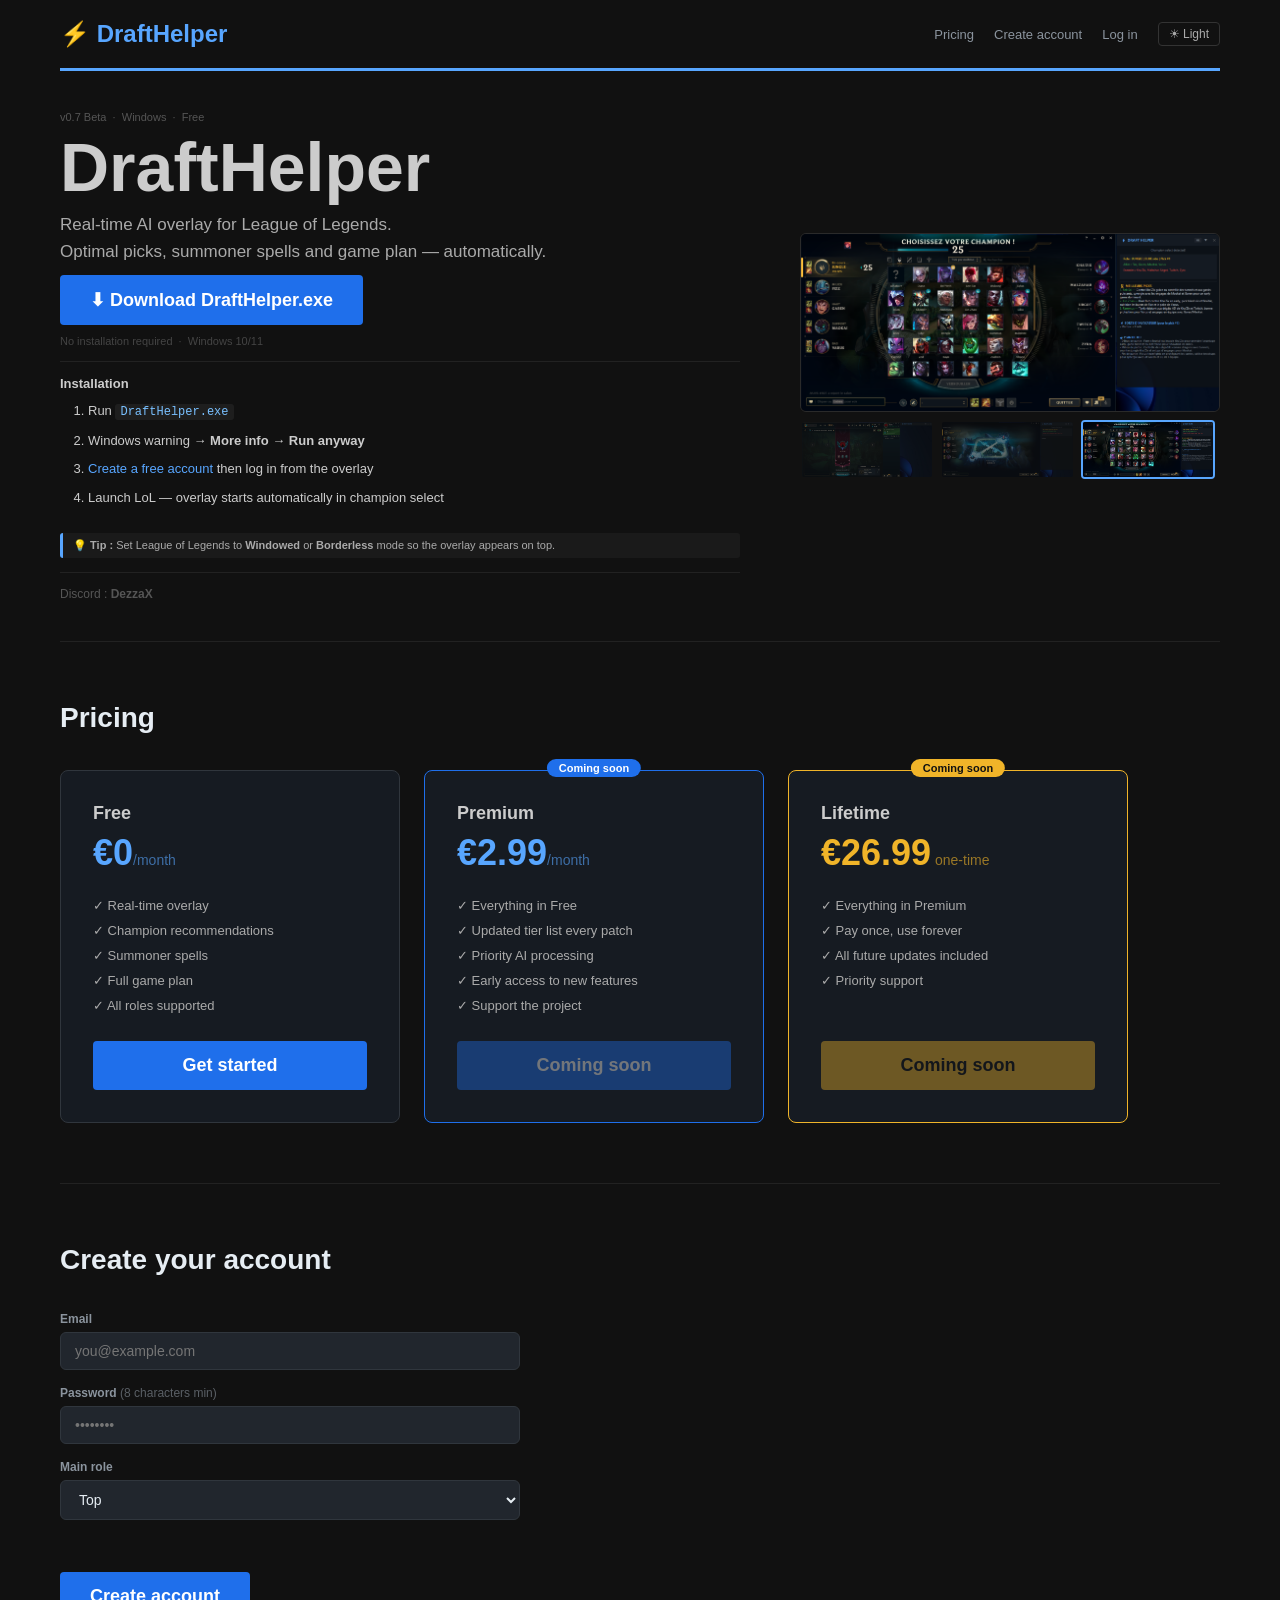
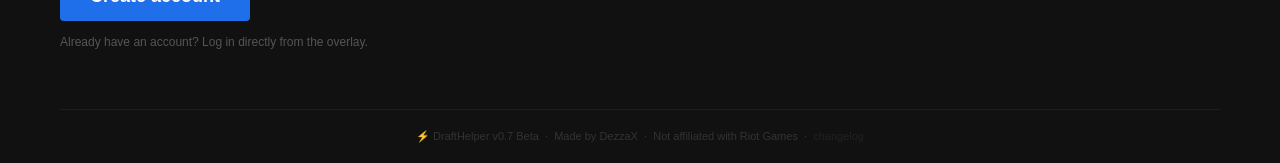
<file: index.html>
<!DOCTYPE html>
<html lang="en">
<head>
  <meta charset="UTF-8" />
  <meta name="viewport" content="width=device-width, initial-scale=1.0" />
  <title>DraftHelper</title>
  <link rel="stylesheet" href="style.css" />
</head>
<body class="dark">

  <div class="page">

    <div class="top">
      <span class="logo">⚡ DraftHelper</span>
      <div class="top-right">
        <a href="#pricing" class="nav-link">Pricing</a>
        <a href="#register" class="nav-link" id="nav-register">Create account</a>
        <a href="account.html" class="nav-link" id="nav-account" style="display:none;"></a>
        <button onclick="siteLogout()" class="nav-link" id="nav-logout" style="background:none;border:none;cursor:pointer;display:none;">Log out</button>
        <button onclick="document.getElementById('login-modal').style.display='flex'" class="nav-link" id="nav-login" style="background:none;border:none;cursor:pointer;">Log in</button>
        <button onclick="toggleTheme()" id="theme-toggle">☀ Light</button>
      </div>
    </div>

    <!-- HERO -->
    <div class="content">

      <div class="left">
        <div class="version">v0.7 Beta &nbsp;·&nbsp; Windows &nbsp;·&nbsp; Free</div>
        <h1>DraftHelper</h1>
        <p>Real-time AI overlay for League of Legends.<br>Optimal picks, summoner spells and game plan — automatically.</p>
        <a href="DraftHelper.exe" class="btn" download>⬇ Download DraftHelper.exe</a>
        <div class="small">No installation required &nbsp;·&nbsp; Windows 10/11</div>

        <div class="divider"></div>

        <div class="install-title">Installation</div>
        <ol>
          <li>Run <code>DraftHelper.exe</code></li>
          <li>Windows warning → <strong>More info</strong> → <strong>Run anyway</strong></li>
          <li><a href="#register" style="color:#58a6ff;text-decoration:none;">Create a free account</a> then log in from the overlay</li>
          <li>Launch LoL — overlay starts automatically in champion select</li>
        </ol>
        <div class="tip">💡 <strong>Tip :</strong> Set League of Legends to <strong>Windowed</strong> or <strong>Borderless</strong> mode so the overlay appears on top.</div>

        <div class="divider"></div>

        <div class="contact">
          Discord : <strong>DezzaX</strong>
        </div>
      </div>

      <div class="right">
        <img id="main-screen" src="screenshots/screen-demo-ready.png" alt="DraftHelper" />
        <div class="thumbs">
          <img src="screenshots/screen-demo-minimized.png" class="thumb" onclick="setScreen(this)" alt="Minimized" />
          <img src="screenshots/screen-demo-analyzing.png" class="thumb" onclick="setScreen(this)" alt="Analyzing" />
          <img src="screenshots/screen-demo-ready.png" class="thumb active" onclick="setScreen(this)" alt="Ready" />
        </div>
      </div>

    </div>

    <!-- PRICING -->
    <div class="section" id="pricing">
      <div class="section-title">Pricing</div>
      <div class="plans">

        <div class="plan">
          <div class="plan-name">Free</div>
          <div class="plan-price">€0<span>/month</span></div>
          <ul class="plan-features">
            <li>✓ Real-time overlay</li>
            <li>✓ Champion recommendations</li>
            <li>✓ Summoner spells</li>
            <li>✓ Full game plan</li>
            <li>✓ All roles supported</li>
          </ul>
          <a href="#register" class="btn plan-btn">Get started</a>
        </div>

        <div class="plan plan-premium">
          <div class="plan-badge">Coming soon</div>
          <div class="plan-name">Premium</div>
          <div class="plan-price">€2.99<span>/month</span></div>
          <ul class="plan-features">
            <li>✓ Everything in Free</li>
            <li>✓ Updated tier list every patch</li>
            <li>✓ Priority AI processing</li>
            <li>✓ Early access to new features</li>
            <li>✓ Support the project</li>
          </ul>
          <button class="btn plan-btn" disabled>Coming soon</button>
        </div>

        <div class="plan plan-lifetime">
          <div class="plan-badge plan-badge-gold">Coming soon</div>
          <div class="plan-name">Lifetime</div>
          <div class="plan-price">€26.99<span> one-time</span></div>
          <ul class="plan-features">
            <li>✓ Everything in Premium</li>
            <li>✓ Pay once, use forever</li>
            <li>✓ All future updates included</li>
            <li>✓ Priority support</li>
            <li>&nbsp;</li>
          </ul>
          <button class="btn plan-btn plan-btn-gold" disabled>Coming soon</button>
        </div>

      </div>
    </div>

    <!-- REGISTER -->
    <div class="section" id="register">
      <div class="section-title">Create your account</div>
      <div class="register-wrap">
        <form id="register-form" onsubmit="handleRegister(event)">
          <div class="field">
            <label>Email</label>
            <input type="email" id="reg-email" placeholder="you@example.com" required />
          </div>
          <div class="field">
            <label>Password <span class="field-hint">(8 characters min)</span></label>
            <input type="password" id="reg-password" placeholder="••••••••" required />
          </div>
          <div class="field">
            <label>Main role</label>
            <select id="reg-role">
              <option value="top">Top</option>
              <option value="jungle">Jungle</option>
              <option value="mid">Mid</option>
              <option value="adc">ADC</option>
              <option value="support">Support</option>
            </select>
          </div>
          <div id="reg-msg" class="reg-msg"></div>
          <button type="submit" class="btn" id="reg-btn">Create account</button>
        </form>
        <div class="register-note">Already have an account? Log in directly from the overlay.</div>
      </div>
    </div>

    <div class="footer">⚡ DraftHelper v0.7 Beta &nbsp;·&nbsp; Made by DezzaX &nbsp;·&nbsp; Not affiliated with Riot Games &nbsp;·&nbsp; <a href="changelog.html" style="color:inherit;opacity:0.5;text-decoration:none;">changelog</a></div>

  </div>

  <!-- LOGIN MODAL -->
  <div id="login-modal" style="display:none;position:fixed;inset:0;background:rgba(0,0,0,0.7);z-index:100;align-items:center;justify-content:center;">
    <div id="modal-box" style="background:#161b22;border:1px solid #30363d;color:#e6edf3;border-radius:10px;padding:36px;width:360px;">
      <div style="font-size:16px;font-weight:bold;margin-bottom:20px;">Log in to DraftHelper</div>
      <div style="display:flex;flex-direction:column;gap:14px;">
        <div class="field">
          <label>Email</label>
          <input type="email" id="login-email" placeholder="you@example.com" />
        </div>
        <div class="field">
          <label>Password</label>
          <input type="password" id="login-password" placeholder="••••••••" onkeydown="if(event.key==='Enter')doLogin()" />
        </div>
        <div id="login-msg" style="font-size:12px;min-height:18px;color:#f85149;"></div>
        <div style="display:flex;gap:12px;align-items:center;">
          <button class="btn" onclick="doLogin()" id="login-submit-btn" style="padding:10px 24px;font-size:14px;">Log in</button>
          <button onclick="document.getElementById('login-modal').style.display='none'" style="background:none;border:none;cursor:pointer;font-size:12px;color:#8b949e;">Cancel</button>
        </div>
        <div style="font-size:11px;color:#555;">No account? <a href="#register" onclick="document.getElementById('login-modal').style.display='none'" style="color:#58a6ff;text-decoration:none;">Create one for free</a></div>
      </div>
    </div>
  </div>

  <script>
    const BACKEND = "http://204.168.233.120:8000";

    function getToken() { return localStorage.getItem("dh_token"); }

    function siteLogout() {
      localStorage.removeItem("dh_token");
      localStorage.removeItem("dh_email");
      location.reload();
    }

    async function doLogin() {
      const email    = document.getElementById('login-email').value.trim();
      const password = document.getElementById('login-password').value;
      const msg      = document.getElementById('login-msg');
      const btn      = document.getElementById('login-submit-btn');
      if (!email || !password) { msg.textContent = 'Fill in all fields.'; return; }
      btn.disabled = true; btn.textContent = '...'; msg.textContent = '';
      try {
        const r = await fetch(`${BACKEND}/login`, {
          method: 'POST',
          headers: { 'Content-Type': 'application/json' },
          body: JSON.stringify({ email, password })
        });
        const data = await r.json();
        if (r.ok) {
          localStorage.setItem("dh_token", data.access_token);
          localStorage.setItem("dh_email", email);
          document.getElementById('login-modal').style.display = 'none';
          updateHeader();
        } else {
          msg.textContent = data.detail || 'Invalid credentials.';
        }
      } catch { msg.textContent = 'Server unreachable.'; }
      btn.disabled = false; btn.textContent = 'Log in';
    }

    function updateHeader() {
      const email = localStorage.getItem("dh_email");
      if (email) {
        document.getElementById('nav-login').style.display    = 'none';
        document.getElementById('nav-register').style.display = 'none';
        document.getElementById('nav-logout').style.display   = 'inline';
        document.getElementById('nav-account').style.display  = 'inline';
        document.getElementById('nav-account').textContent    = email;
        document.getElementById('register').style.display     = 'none';
      }
    }
    updateHeader();

    function setScreen(el) {
      document.getElementById('main-screen').src = el.src;
      document.querySelectorAll('.thumb').forEach(t => t.classList.remove('active'));
      el.classList.add('active');
    }

    function toggleTheme() {
      const b = document.body;
      const btn = document.getElementById('theme-toggle');
      if (b.classList.contains('dark')) {
        b.classList.replace('dark', 'light');
        btn.textContent = '🌙 Dark';
      } else {
        b.classList.replace('light', 'dark');
        btn.textContent = '☀ Light';
      }
    }

    async function handleRegister(e) {
      e.preventDefault();
      const email    = document.getElementById('reg-email').value.trim();
      const password = document.getElementById('reg-password').value;
      const role     = document.getElementById('reg-role').value;
      const msg      = document.getElementById('reg-msg');
      const btn      = document.getElementById('reg-btn');

      msg.textContent = '';
      msg.className = 'reg-msg';
      btn.textContent = 'Creating...';
      btn.disabled = true;

      try {
        const r = await fetch(`${BACKEND}/register`, {
          method: 'POST',
          headers: { 'Content-Type': 'application/json' },
          body: JSON.stringify({ email, password, role })
        });
        const data = await r.json();
        if (r.ok) {
          msg.textContent = '✓ Account created! You can now log in from the overlay.';
          msg.classList.add('reg-success');
          document.getElementById('register-form').reset();
        } else {
          msg.textContent = data.detail || 'An error occurred.';
          msg.classList.add('reg-error');
        }
      } catch (err) {
        msg.textContent = 'Cannot reach server. Please try again later.';
        msg.classList.add('reg-error');
      }

      btn.textContent = 'Create account';
      btn.disabled = false;
    }
  </script>

</body>
</html>
</file>
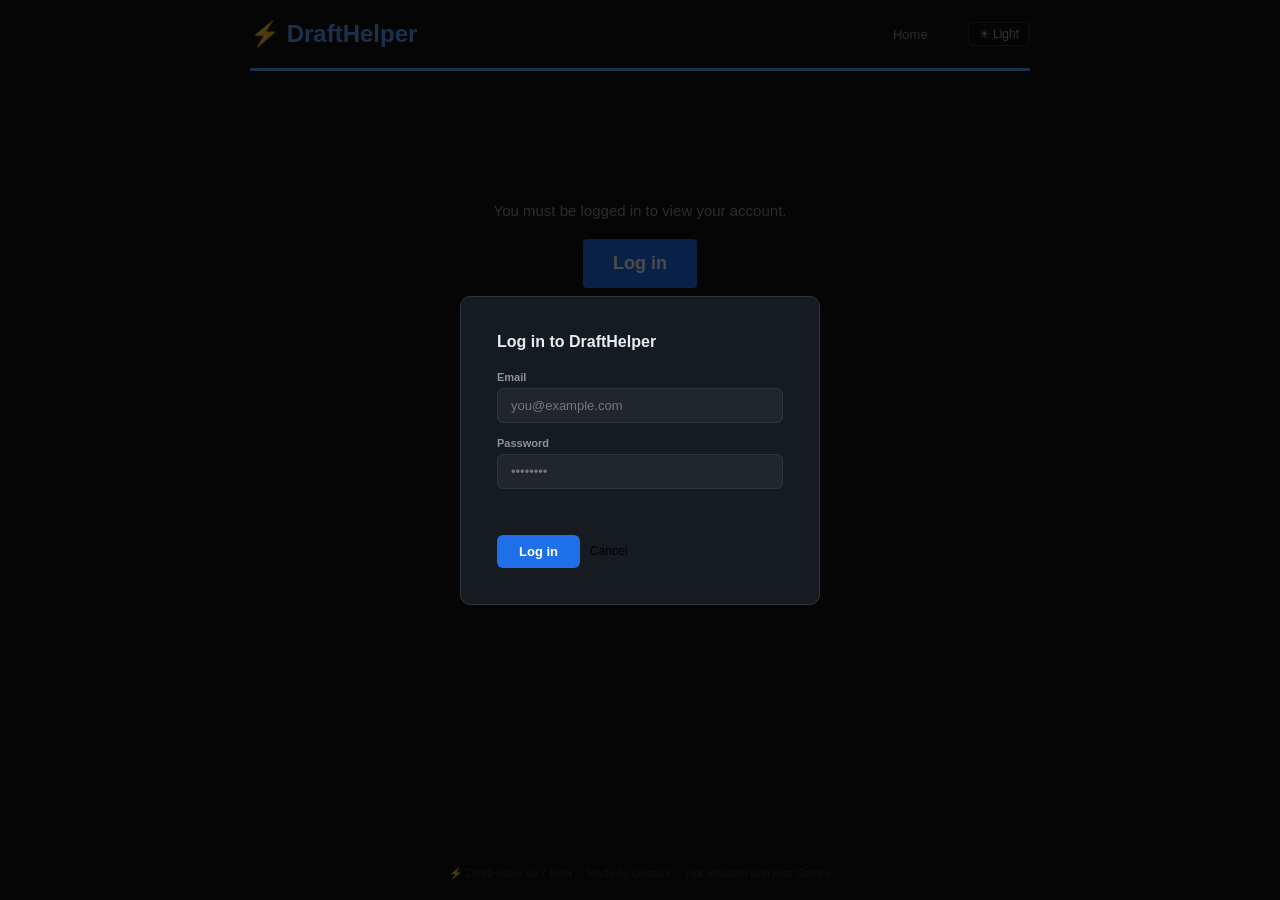
<file: account.html>
<!DOCTYPE html>
<html lang="en">
<head>
  <meta charset="UTF-8" />
  <meta name="viewport" content="width=device-width, initial-scale=1.0" />
  <title>DraftHelper — My account</title>
  <link rel="stylesheet" href="style.css" />
  <style>
    .acc-page {
      max-width: 900px;
      margin: 0 auto;
      padding: 0 60px;
      display: flex;
      flex-direction: column;
      min-height: 100vh;
    }
    .acc-content { flex: 1; padding: 48px 0; display: flex; flex-direction: column; gap: 32px; }

    /* Profile header */
    .profile-header {
      display: flex;
      align-items: center;
      gap: 24px;
      padding-bottom: 32px;
      border-bottom: 1px solid;
    }
    body.dark  .profile-header { border-color: #222; }
    body.light .profile-header { border-color: #ddd; }

    .avatar {
      width: 72px;
      height: 72px;
      border-radius: 50%;
      display: flex;
      align-items: center;
      justify-content: center;
      font-size: 28px;
      font-weight: bold;
      color: #fff;
      flex-shrink: 0;
    }

    .profile-info { display: flex; flex-direction: column; gap: 4px; }
    .profile-email { font-size: 18px; font-weight: bold; }
    .profile-meta { font-size: 12px; display: flex; gap: 12px; }
    body.dark  .profile-meta { color: #555; }
    body.light .profile-meta { color: #999; }

    .plan-tag {
      display: inline-block;
      font-size: 11px;
      font-weight: bold;
      padding: 2px 10px;
      border-radius: 20px;
    }
    .plan-free     { background: #21262d; color: #8b949e; }
    .plan-premium  { background: #1f3a6e; color: #58a6ff; }
    .plan-lifetime { background: #3a2a00; color: #f0b429; }

    /* Cards */
    .acc-card {
      border-radius: 8px;
      padding: 28px 32px;
      border: 1px solid;
    }
    body.dark  .acc-card { background: #161b22; border-color: #30363d; }
    body.light .acc-card { background: #fff;    border-color: #ddd; }

    .acc-card-title {
      font-size: 15px;
      font-weight: bold;
      margin-bottom: 20px;
    }
    body.dark  .acc-card-title { color: #e6edf3; }
    body.light .acc-card-title { color: #111; }

    .acc-form { display: flex; flex-direction: column; gap: 14px; max-width: 420px; }

    .acc-field { display: flex; flex-direction: column; gap: 5px; }
    .acc-field label { font-size: 11px; font-weight: bold; }
    body.dark  .acc-field label { color: #8b949e; }
    body.light .acc-field label { color: #555; }

    .acc-field input,
    .acc-field select {
      padding: 9px 13px;
      border-radius: 6px;
      border: 1px solid;
      font-size: 13px;
      outline: none;
    }
    body.dark  .acc-field input,
    body.dark  .acc-field select { background: #21262d; border-color: #30363d; color: #e6edf3; }
    body.light .acc-field input,
    body.light .acc-field select { background: #f6f8fa; border-color: #ccc; color: #222; }
    .acc-field input:focus,
    .acc-field select:focus { border-color: #58a6ff; }

    .acc-btn {
      padding: 9px 22px;
      font-size: 13px;
      font-weight: bold;
      border-radius: 6px;
      border: none;
      cursor: pointer;
      width: fit-content;
    }
    body.dark  .acc-btn { background: #1f6feb; color: #fff; }
    body.light .acc-btn { background: #133c8a; color: #fff; }
    .acc-btn:hover:not(:disabled) { opacity: 0.85; }
    .acc-btn:disabled { opacity: 0.4; cursor: default; }

    .acc-msg { font-size: 12px; min-height: 18px; }
    .acc-success { color: #3fb950; }
    .acc-error   { color: #f85149; }

    .role-grid {
      display: flex;
      gap: 10px;
      flex-wrap: wrap;
    }
    .role-btn {
      padding: 8px 18px;
      border-radius: 6px;
      border: 1px solid;
      font-size: 13px;
      cursor: pointer;
      font-family: inherit;
    }
    body.dark  .role-btn { background: #21262d; border-color: #30363d; color: #8b949e; }
    body.light .role-btn { background: #f6f8fa; border-color: #ccc; color: #555; }
    .role-btn.active {
      border-color: #58a6ff;
      color: #58a6ff;
    }
    body.dark  .role-btn.active { background: #1a2d4a; }
    body.light .role-btn.active { background: #eef4ff; }

    /* Not logged in */
    .not-logged {
      text-align: center;
      padding: 80px 0;
      display: flex;
      flex-direction: column;
      align-items: center;
      gap: 16px;
    }
    .not-logged p { font-size: 15px; }
    body.dark  .not-logged p { color: #8b949e; }
    body.light .not-logged p { color: #555; }
  </style>
</head>
<body class="dark">

  <div class="acc-page">

    <div class="top">
      <a href="index.html" class="logo" style="text-decoration:none;">⚡ DraftHelper</a>
      <div class="top-right">
        <a href="index.html" class="nav-link">Home</a>
        <span id="header-user" class="nav-link" style="cursor:default;"></span>
        <button onclick="logout()" id="btn-logout" class="nav-link" style="background:none;border:none;cursor:pointer;display:none;">Log out</button>
        <button onclick="toggleTheme()" id="theme-toggle">☀ Light</button>
      </div>
    </div>

    <div class="acc-content" id="acc-content">
      <div class="not-logged" id="not-logged">
        <p>You must be logged in to view your account.</p>
        <button class="btn" onclick="document.getElementById('login-modal').style.display='flex'">Log in</button>
      </div>
    </div>

    <div class="footer">⚡ DraftHelper v0.7 Beta &nbsp;·&nbsp; Made by DezzaX &nbsp;·&nbsp; Not affiliated with Riot Games</div>
  </div>

  <!-- LOGIN MODAL -->
  <div id="login-modal" style="display:none;position:fixed;inset:0;background:rgba(0,0,0,0.7);z-index:100;align-items:center;justify-content:center;">
    <div id="modal-box" style="border-radius:10px;padding:36px;width:360px;border:1px solid;">
      <div style="font-size:16px;font-weight:bold;margin-bottom:20px;">Log in to DraftHelper</div>
      <div class="acc-form">
        <div class="acc-field">
          <label>Email</label>
          <input type="email" id="login-email" placeholder="you@example.com" />
        </div>
        <div class="acc-field">
          <label>Password</label>
          <input type="password" id="login-password" placeholder="••••••••" onkeydown="if(event.key==='Enter')doLogin()" />
        </div>
        <div id="login-msg" class="acc-msg"></div>
        <div style="display:flex;gap:10px;align-items:center;">
          <button class="acc-btn" onclick="doLogin()" id="login-submit-btn">Log in</button>
          <button onclick="document.getElementById('login-modal').style.display='none'" style="background:none;border:none;cursor:pointer;font-size:12px;" id="modal-cancel-btn">Cancel</button>
        </div>
      </div>
    </div>
  </div>

  <script>
    const BACKEND = "http://204.168.233.120:8000";
    const ROLES = ["top", "jungle", "mid", "adc", "support"];
    const ROLE_COLORS = { top: "#f0b429", jungle: "#3fb950", mid: "#58a6ff", adc: "#f85149", support: "#bc8cff" };

    function getToken() { return localStorage.getItem("dh_token"); }
    function getEmail() { return localStorage.getItem("dh_email"); }

    function logout() {
      localStorage.removeItem("dh_token");
      localStorage.removeItem("dh_email");
      location.reload();
    }

    function toggleTheme() {
      const b = document.body;
      const btn = document.getElementById('theme-toggle');
      if (b.classList.contains('dark')) {
        b.classList.replace('dark', 'light');
        btn.textContent = '🌙 Dark';
        styleModal(false);
      } else {
        b.classList.replace('light', 'dark');
        btn.textContent = '☀ Light';
        styleModal(true);
      }
    }

    function styleModal(dark) {
      const box = document.getElementById('modal-box');
      if (dark) {
        box.style.background = '#161b22';
        box.style.borderColor = '#30363d';
        box.style.color = '#e6edf3';
      } else {
        box.style.background = '#fff';
        box.style.borderColor = '#ddd';
        box.style.color = '#222';
      }
    }
    styleModal(true);

    function avatarColor(email) {
      let hash = 0;
      for (let c of email) hash = c.charCodeAt(0) + ((hash << 5) - hash);
      const colors = ["#1f6feb","#3fb950","#f0b429","#f85149","#bc8cff","#58a6ff","#e06c75"];
      return colors[Math.abs(hash) % colors.length];
    }

    async function doLogin() {
      const email    = document.getElementById('login-email').value.trim();
      const password = document.getElementById('login-password').value;
      const msg      = document.getElementById('login-msg');
      const btn      = document.getElementById('login-submit-btn');
      if (!email || !password) { msg.textContent = 'Fill in all fields.'; msg.className = 'acc-msg acc-error'; return; }
      btn.disabled = true; btn.textContent = '...';
      msg.textContent = ''; msg.className = 'acc-msg';
      try {
        const r = await fetch(`${BACKEND}/login`, {
          method: 'POST',
          headers: { 'Content-Type': 'application/json' },
          body: JSON.stringify({ email, password })
        });
        const data = await r.json();
        if (r.ok) {
          localStorage.setItem("dh_token", data.access_token);
          localStorage.setItem("dh_email", email);
          document.getElementById('login-modal').style.display = 'none';
          loadAccount();
        } else {
          msg.textContent = data.detail || 'Invalid credentials.';
          msg.className = 'acc-msg acc-error';
        }
      } catch { msg.textContent = 'Server unreachable.'; msg.className = 'acc-msg acc-error'; }
      btn.disabled = false; btn.textContent = 'Log in';
    }

    async function apiPut(path, body) {
      return fetch(`${BACKEND}${path}`, {
        method: 'PUT',
        headers: { 'Content-Type': 'application/json', 'Authorization': `Bearer ${getToken()}` },
        body: JSON.stringify(body)
      });
    }

    async function loadAccount() {
      const token = getToken();
      if (!token) {
        document.getElementById('not-logged').style.display = 'flex';
        return;
      }
      try {
        const r = await fetch(`${BACKEND}/user/me`, {
          headers: { 'Authorization': `Bearer ${token}` }
        });
        if (!r.ok) { document.getElementById('not-logged').style.display = 'flex'; return; }
        const user = await r.json();
        renderAccount(user);
      } catch {
        document.getElementById('not-logged').style.display = 'flex';
      }
    }

    function renderAccount(user) {
      document.getElementById('not-logged').style.display = 'none';
      document.getElementById('header-user').textContent = user.email;
      document.getElementById('btn-logout').style.display = 'inline';

      const planLabels = { free: 'Free', premium: 'Premium', lifetime: 'Lifetime' };
      const planClass  = { free: 'plan-free', premium: 'plan-premium', lifetime: 'plan-lifetime' };

      const content = document.getElementById('acc-content');
      content.innerHTML = `
        <div class="not-logged" id="not-logged" style="display:none;"></div>

        <!-- Profile header -->
        <div class="profile-header">
          <div class="avatar" style="background:${avatarColor(user.email)}">${user.email[0].toUpperCase()}</div>
          <div class="profile-info">
            <div class="profile-email">${user.email}</div>
            <div class="profile-meta">
              <span>${user.role.charAt(0).toUpperCase() + user.role.slice(1)}</span>
              <span class="plan-tag ${planClass[user.plan] || 'plan-free'}">${planLabels[user.plan] || user.plan}</span>
            </div>
          </div>
        </div>

        <!-- Role -->
        <div class="acc-card">
          <div class="acc-card-title">Main role</div>
          <div class="role-grid" id="role-grid">
            ${ROLES.map(r => `<button class="role-btn${r === user.role ? ' active' : ''}" onclick="selectRole('${r}')">${r.charAt(0).toUpperCase() + r.slice(1)}</button>`).join('')}
          </div>
          <div style="margin-top:16px;display:flex;align-items:center;gap:12px;">
            <button class="acc-btn" onclick="saveRole()" id="btn-save-role">Save role</button>
            <span id="msg-role" class="acc-msg"></span>
          </div>
        </div>

        <!-- Change email -->
        <div class="acc-card">
          <div class="acc-card-title">Change email</div>
          <div class="acc-form">
            <div class="acc-field">
              <label>New email</label>
              <input type="email" id="new-email" placeholder="${user.email}" />
            </div>
            <div class="acc-field">
              <label>Confirm with your password</label>
              <input type="password" id="email-password" placeholder="••••••••" />
            </div>
            <div id="msg-email" class="acc-msg"></div>
            <button class="acc-btn" onclick="saveEmail()" id="btn-save-email">Update email</button>
          </div>
        </div>

        <!-- Change password -->
        <div class="acc-card">
          <div class="acc-card-title">Change password</div>
          <div class="acc-form">
            <div class="acc-field">
              <label>Current password</label>
              <input type="password" id="cur-password" placeholder="••••••••" />
            </div>
            <div class="acc-field">
              <label>New password <span style="opacity:0.6;font-weight:normal;">(8 characters min)</span></label>
              <input type="password" id="new-password" placeholder="••••••••" />
            </div>
            <div id="msg-password" class="acc-msg"></div>
            <button class="acc-btn" onclick="savePassword()" id="btn-save-password">Update password</button>
          </div>
        </div>

        <!-- Plan -->
        <div class="acc-card">
          <div class="acc-card-title">Subscription</div>
          <p style="font-size:13px;">Current plan: <strong>${planLabels[user.plan] || user.plan}</strong></p>
          ${user.plan === 'free' ? `<p style="font-size:12px;margin-top:10px;opacity:0.5;">Premium and Lifetime plans coming soon.</p>` : ''}
        </div>
      `;

      window._selectedRole = user.role;
    }

    function selectRole(role) {
      window._selectedRole = role;
      document.querySelectorAll('.role-btn').forEach(b => {
        b.classList.toggle('active', b.textContent.toLowerCase() === role);
      });
    }

    async function saveRole() {
      const btn = document.getElementById('btn-save-role');
      const msg = document.getElementById('msg-role');
      btn.disabled = true;
      const r = await apiPut('/user/role', { role: window._selectedRole });
      const data = await r.json();
      msg.textContent = r.ok ? '✓ Saved' : (data.detail || 'Error');
      msg.className = 'acc-msg ' + (r.ok ? 'acc-success' : 'acc-error');
      btn.disabled = false;
      setTimeout(() => { msg.textContent = ''; }, 3000);
    }

    async function saveEmail() {
      const btn = document.getElementById('btn-save-email');
      const msg = document.getElementById('msg-email');
      const newEmail = document.getElementById('new-email').value.trim();
      const password = document.getElementById('email-password').value;
      if (!newEmail || !password) { msg.textContent = 'Fill in all fields.'; msg.className = 'acc-msg acc-error'; return; }
      btn.disabled = true;
      const r = await apiPut('/user/email', { new_email: newEmail, password });
      const data = await r.json();
      if (r.ok) {
        localStorage.setItem("dh_token", data.access_token);
        localStorage.setItem("dh_email", newEmail);
        msg.textContent = '✓ Email updated';
        msg.className = 'acc-msg acc-success';
        setTimeout(() => loadAccount(), 1500);
      } else {
        msg.textContent = data.detail || 'Error';
        msg.className = 'acc-msg acc-error';
      }
      btn.disabled = false;
    }

    async function savePassword() {
      const btn = document.getElementById('btn-save-password');
      const msg = document.getElementById('msg-password');
      const cur = document.getElementById('cur-password').value;
      const nw  = document.getElementById('new-password').value;
      if (!cur || !nw) { msg.textContent = 'Fill in all fields.'; msg.className = 'acc-msg acc-error'; return; }
      btn.disabled = true;
      const r = await apiPut('/user/password', { current_password: cur, new_password: nw });
      const data = await r.json();
      msg.textContent = r.ok ? '✓ Password updated' : (data.detail || 'Error');
      msg.className = 'acc-msg ' + (r.ok ? 'acc-success' : 'acc-error');
      if (r.ok) { document.getElementById('cur-password').value = ''; document.getElementById('new-password').value = ''; }
      btn.disabled = false;
    }

    // Init
    loadAccount();
    if (!getToken()) document.getElementById('login-modal').style.display = 'flex';
  </script>

</body>
</html>
</file>
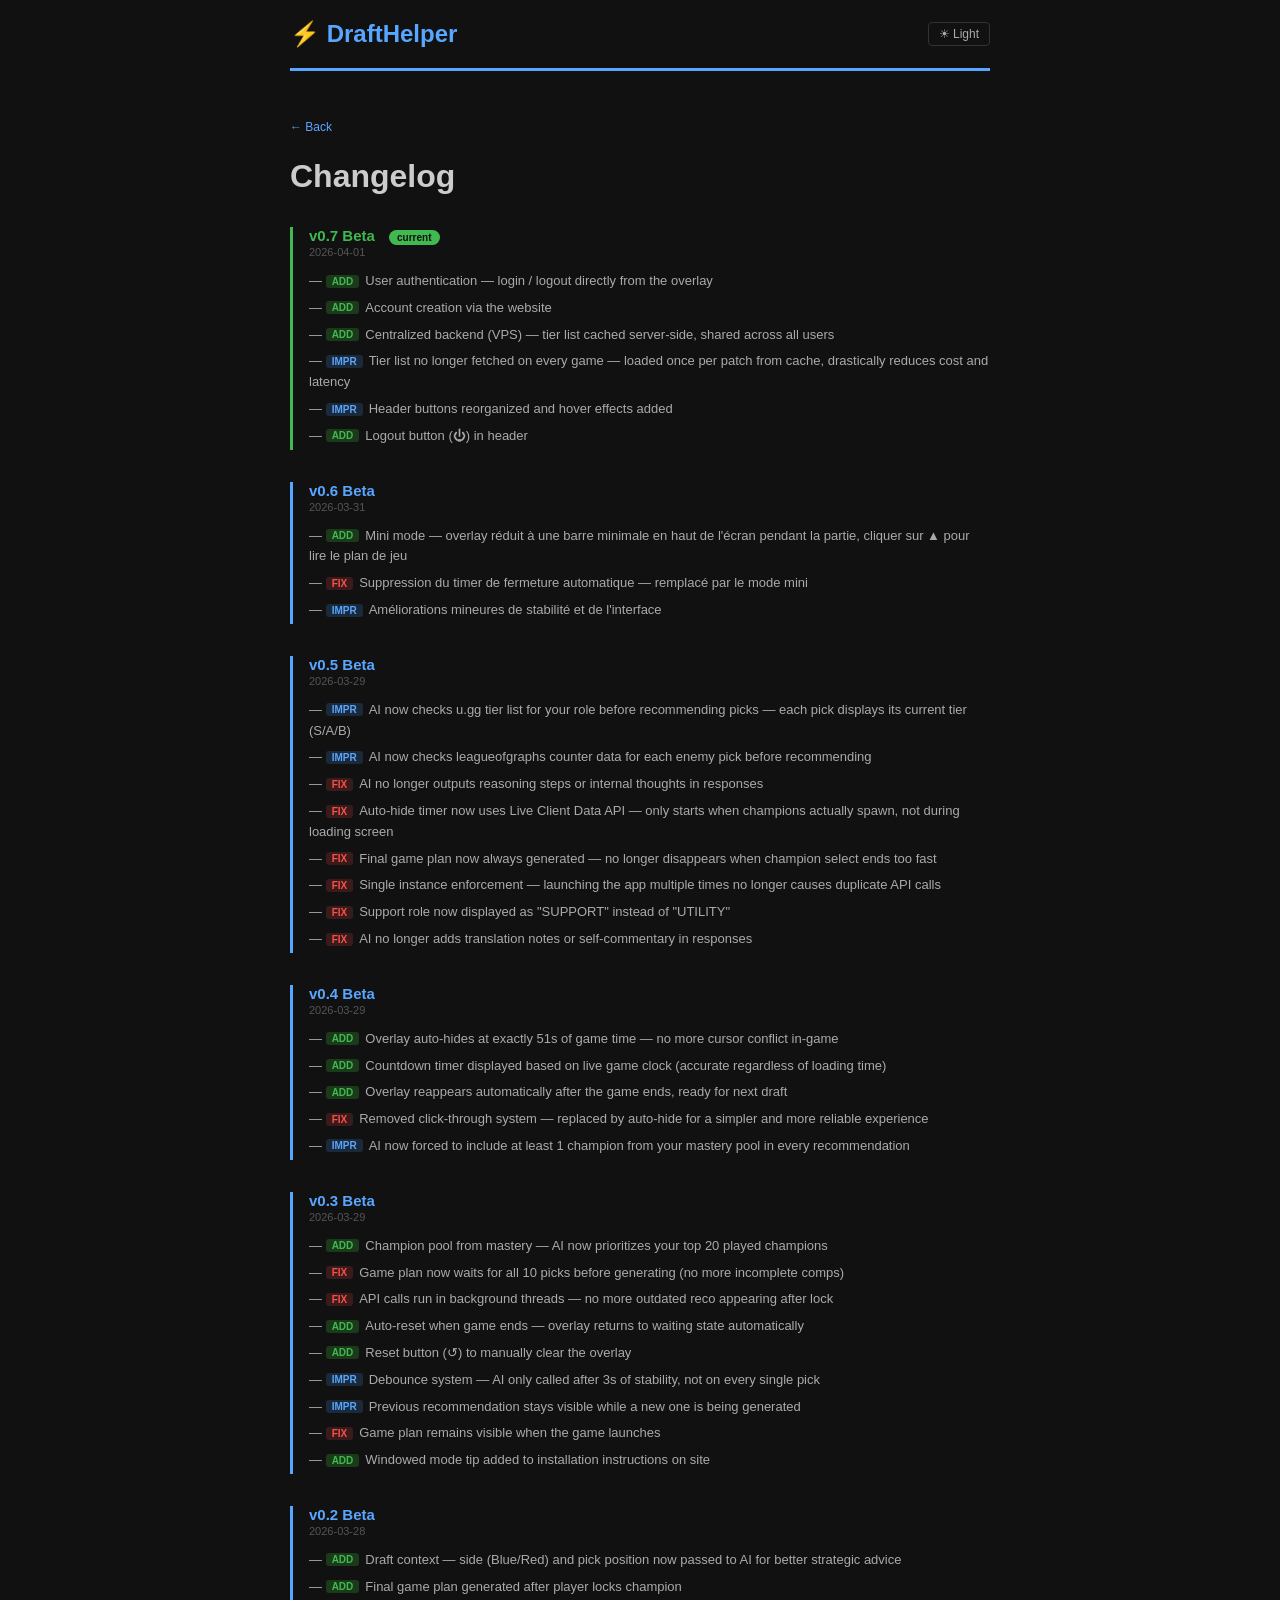
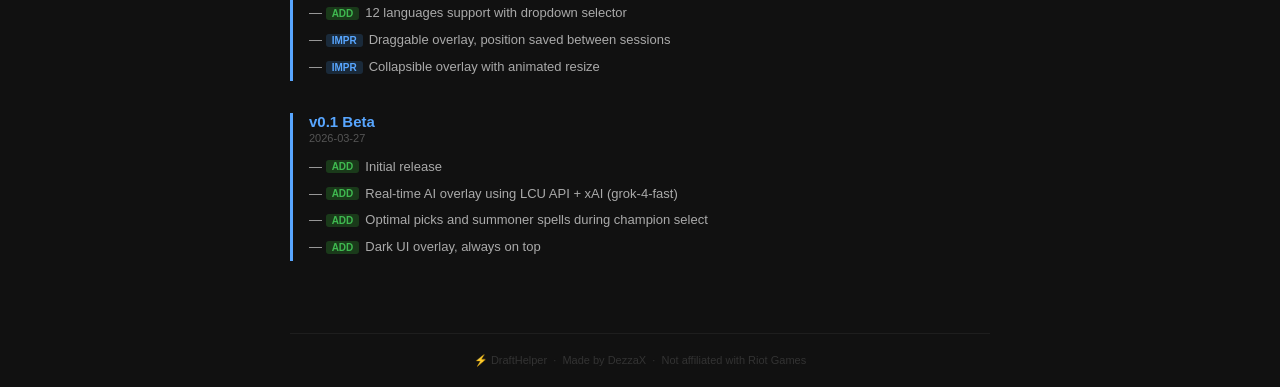
<file: changelog.html>
<!DOCTYPE html>
<html lang="en">
<head>
  <meta charset="UTF-8" />
  <meta name="viewport" content="width=device-width, initial-scale=1.0" />
  <title>DraftHelper — Changelog</title>
  <link rel="stylesheet" href="style.css" />
  <style>
    .cl-page {
      max-width: 820px;
      margin: 0 auto;
      padding: 0 60px;
      display: flex;
      flex-direction: column;
      min-height: 100vh;
    }
    .cl-content { flex: 1; padding: 40px 0; }
    .cl-back { font-size: 12px; text-decoration: none; margin-bottom: 24px; display: inline-block; }
    body.dark  .cl-back { color: #58a6ff; }
    body.light .cl-back { color: #133c8a; }
    .cl-title { font-size: 32px; font-weight: bold; margin-bottom: 32px; }
    .cl-entry { margin-bottom: 32px; border-left: 3px solid; padding-left: 16px; }
    body.dark  .cl-entry { border-color: #58a6ff; }
    body.light .cl-entry { border-color: #133c8a; }
    .cl-entry.current { border-color: #3fb950 !important; }
    .cl-version { font-size: 15px; font-weight: bold; }
    body.dark  .cl-version { color: #58a6ff; }
    body.light .cl-version { color: #133c8a; }
    .cl-entry.current .cl-version { color: #3fb950 !important; }
    .cl-date { font-size: 11px; margin-bottom: 10px; margin-top: 2px; }
    body.dark  .cl-date { color: #555; }
    body.light .cl-date { color: #999; }
    .cl-list { list-style: none; padding: 0; }
    .cl-list li { font-size: 13px; padding: 3px 0; line-height: 1.6; }
    .cl-list li::before { content: "— "; }
    body.dark  .cl-list { color: #aaa; }
    body.light .cl-list { color: #555; }
    .tag { font-size: 10px; padding: 1px 6px; border-radius: 3px; margin-right: 6px; font-weight: bold; vertical-align: middle; }
    .tag-fix  { background: #3a1a1a; color: #f85149; }
    .tag-add  { background: #1a3a1a; color: #3fb950; }
    .tag-impr { background: #1a2a3a; color: #58a6ff; }
    body.light .tag-fix  { background: #fde8e8; color: #c00; }
    body.light .tag-add  { background: #e8f5e8; color: #1a7a1a; }
    body.light .tag-impr { background: #e8f0ff; color: #133c8a; }
    .current-badge { font-size: 10px; font-weight: bold; padding: 2px 8px; border-radius: 20px; background: #3fb950; color: #111; margin-left: 10px; vertical-align: middle; }
  </style>
</head>
<body class="dark">

  <div class="cl-page">

    <div class="top">
      <span class="logo">⚡ DraftHelper</span>
      <button onclick="toggleTheme()" id="theme-toggle">☀ Light</button>
    </div>

    <div class="cl-content">
      <a href="index.html" class="cl-back">← Back</a>
      <div class="cl-title">Changelog</div>

      <div class="cl-entry current">
        <div class="cl-version">v0.7 Beta <span class="current-badge">current</span></div>
        <div class="cl-date">2026-04-01</div>
        <ul class="cl-list">
          <li><span class="tag tag-add">ADD</span>User authentication — login / logout directly from the overlay</li>
          <li><span class="tag tag-add">ADD</span>Account creation via the website</li>
          <li><span class="tag tag-add">ADD</span>Centralized backend (VPS) — tier list cached server-side, shared across all users</li>
          <li><span class="tag tag-impr">IMPR</span>Tier list no longer fetched on every game — loaded once per patch from cache, drastically reduces cost and latency</li>
          <li><span class="tag tag-impr">IMPR</span>Header buttons reorganized and hover effects added</li>
          <li><span class="tag tag-add">ADD</span>Logout button (⏻) in header</li>
        </ul>
      </div>

      <div class="cl-entry">
        <div class="cl-version">v0.6 Beta</div>
        <div class="cl-date">2026-03-31</div>
        <ul class="cl-list">
          <li><span class="tag tag-add">ADD</span>Mini mode — overlay réduit à une barre minimale en haut de l'écran pendant la partie, cliquer sur ▲ pour lire le plan de jeu</li>
          <li><span class="tag tag-fix">FIX</span>Suppression du timer de fermeture automatique — remplacé par le mode mini</li>
          <li><span class="tag tag-impr">IMPR</span>Améliorations mineures de stabilité et de l'interface</li>
        </ul>
      </div>

      <div class="cl-entry">
        <div class="cl-version">v0.5 Beta</div>
        <div class="cl-date">2026-03-29</div>
        <ul class="cl-list">
          <li><span class="tag tag-impr">IMPR</span>AI now checks u.gg tier list for your role before recommending picks — each pick displays its current tier (S/A/B)</li>
          <li><span class="tag tag-impr">IMPR</span>AI now checks leagueofgraphs counter data for each enemy pick before recommending</li>
          <li><span class="tag tag-fix">FIX</span>AI no longer outputs reasoning steps or internal thoughts in responses</li>
          <li><span class="tag tag-fix">FIX</span>Auto-hide timer now uses Live Client Data API — only starts when champions actually spawn, not during loading screen</li>
          <li><span class="tag tag-fix">FIX</span>Final game plan now always generated — no longer disappears when champion select ends too fast</li>
          <li><span class="tag tag-fix">FIX</span>Single instance enforcement — launching the app multiple times no longer causes duplicate API calls</li>
          <li><span class="tag tag-fix">FIX</span>Support role now displayed as "SUPPORT" instead of "UTILITY"</li>
          <li><span class="tag tag-fix">FIX</span>AI no longer adds translation notes or self-commentary in responses</li>
        </ul>
      </div>

      <div class="cl-entry">
        <div class="cl-version">v0.4 Beta</div>
        <div class="cl-date">2026-03-29</div>
        <ul class="cl-list">
          <li><span class="tag tag-add">ADD</span>Overlay auto-hides at exactly 51s of game time — no more cursor conflict in-game</li>
          <li><span class="tag tag-add">ADD</span>Countdown timer displayed based on live game clock (accurate regardless of loading time)</li>
          <li><span class="tag tag-add">ADD</span>Overlay reappears automatically after the game ends, ready for next draft</li>
          <li><span class="tag tag-fix">FIX</span>Removed click-through system — replaced by auto-hide for a simpler and more reliable experience</li>
          <li><span class="tag tag-impr">IMPR</span>AI now forced to include at least 1 champion from your mastery pool in every recommendation</li>
        </ul>
      </div>

      <div class="cl-entry">
        <div class="cl-version">v0.3 Beta</div>
        <div class="cl-date">2026-03-29</div>
        <ul class="cl-list">
          <li><span class="tag tag-add">ADD</span>Champion pool from mastery — AI now prioritizes your top 20 played champions</li>
          <li><span class="tag tag-fix">FIX</span>Game plan now waits for all 10 picks before generating (no more incomplete comps)</li>
          <li><span class="tag tag-fix">FIX</span>API calls run in background threads — no more outdated reco appearing after lock</li>
          <li><span class="tag tag-add">ADD</span>Auto-reset when game ends — overlay returns to waiting state automatically</li>
          <li><span class="tag tag-add">ADD</span>Reset button (↺) to manually clear the overlay</li>
          <li><span class="tag tag-impr">IMPR</span>Debounce system — AI only called after 3s of stability, not on every single pick</li>
          <li><span class="tag tag-impr">IMPR</span>Previous recommendation stays visible while a new one is being generated</li>
          <li><span class="tag tag-fix">FIX</span>Game plan remains visible when the game launches</li>
          <li><span class="tag tag-add">ADD</span>Windowed mode tip added to installation instructions on site</li>
        </ul>
      </div>

      <div class="cl-entry">
        <div class="cl-version">v0.2 Beta</div>
        <div class="cl-date">2026-03-28</div>
        <ul class="cl-list">
          <li><span class="tag tag-add">ADD</span>Draft context — side (Blue/Red) and pick position now passed to AI for better strategic advice</li>
          <li><span class="tag tag-add">ADD</span>Final game plan generated after player locks champion</li>
          <li><span class="tag tag-add">ADD</span>12 languages support with dropdown selector</li>
          <li><span class="tag tag-impr">IMPR</span>Draggable overlay, position saved between sessions</li>
          <li><span class="tag tag-impr">IMPR</span>Collapsible overlay with animated resize</li>
        </ul>
      </div>

      <div class="cl-entry">
        <div class="cl-version">v0.1 Beta</div>
        <div class="cl-date">2026-03-27</div>
        <ul class="cl-list">
          <li><span class="tag tag-add">ADD</span>Initial release</li>
          <li><span class="tag tag-add">ADD</span>Real-time AI overlay using LCU API + xAI (grok-4-fast)</li>
          <li><span class="tag tag-add">ADD</span>Optimal picks and summoner spells during champion select</li>
          <li><span class="tag tag-add">ADD</span>Dark UI overlay, always on top</li>
        </ul>
      </div>

    </div>

    <div class="footer">⚡ DraftHelper &nbsp;·&nbsp; Made by DezzaX &nbsp;·&nbsp; Not affiliated with Riot Games</div>

  </div>

  <script>
    function toggleTheme() {
      const b = document.body;
      const btn = document.getElementById('theme-toggle');
      if (b.classList.contains('dark')) {
        b.classList.replace('dark', 'light');
        btn.textContent = '🌙 Dark';
      } else {
        b.classList.replace('light', 'dark');
        btn.textContent = '☀ Light';
      }
    }
  </script>

</body>
</html>
</file>
<file: style.css>
* { margin: 0; padding: 0; box-sizing: border-box; }

body, html { font-family: Verdana, Arial, sans-serif; font-size: 22px; }

body.dark  { background: #111; color: #ccc; }
body.light { background: #f5f5f5; color: #222; }

.page {
  min-height: 100vh;
  display: flex;
  flex-direction: column;
  max-width: 100%;
  margin: 0 auto;
  padding: 0 60px;
}

/* TOP */
.top {
  display: flex;
  justify-content: space-between;
  align-items: center;
  padding: 20px 0;
  border-bottom: 3px solid;
}
body.dark  .top { border-color: #58a6ff; }
body.light .top { border-color: #133c8a; }

.logo { font-size: 24px; font-weight: bold; }
body.dark  .logo { color: #58a6ff; }
body.light .logo { color: #133c8a; }

.top-right { display: flex; align-items: center; gap: 20px; }

.nav-link { font-size: 13px; text-decoration: none; }
body.dark  .nav-link { color: #8b949e; }
body.light .nav-link { color: #555; }
.nav-link:hover { opacity: 0.75; }

#theme-toggle {
  background: none;
  border: 1px solid;
  padding: 4px 10px;
  border-radius: 4px;
  cursor: pointer;
  font-size: 12px;
}
body.dark  #theme-toggle { border-color: #333; color: #aaa; }
body.light #theme-toggle { border-color: #ccc; color: #555; }

/* HERO CONTENT */
.content {
  display: flex;
  gap: 60px;
  align-items: center;
  padding: 40px 0;
}

/* LEFT */
.left {
  flex: 0 0 680px;
  display: flex;
  flex-direction: column;
  gap: 10px;
}

.version { font-size: 11px; }
body.dark  .version { color: #555; }
body.light .version { color: #999; }

h1 { font-size: 68px; font-weight: bold; line-height: 1; }

p { font-size: 17px; line-height: 1.6; }
body.dark  p { color: #aaa; }
body.light p { color: #555; }

.btn {
  display: inline-block;
  padding: 14px 30px;
  font-size: 18px;
  font-weight: bold;
  text-decoration: none;
  border-radius: 4px;
  width: fit-content;
  cursor: pointer;
  border: none;
}
body.dark  .btn { background: #1f6feb; color: #fff; }
body.light .btn { background: #133c8a; color: #fff; }
.btn:hover:not(:disabled) { opacity: 0.85; }
.btn:disabled { opacity: 0.4; cursor: default; }

.small { font-size: 11px; }
body.dark  .small { color: #444; }
body.light .small { color: #aaa; }

.divider { border-top: 1px solid; margin: 4px 0; }
body.dark  .divider { border-color: #222; }
body.light .divider { border-color: #ddd; }

.tip { font-size: 11px; margin-top: 6px; padding: 6px 10px; border-left: 3px solid; border-radius: 3px; }
body.dark  .tip { color: #aaa; background: #1a1a1a; border-color: #58a6ff; }
body.light .tip { color: #444; background: #eef4ff; border-color: #133c8a; }

.install-title { font-weight: bold; font-size: 13px; }

ol { padding-left: 28px; }
ol li { margin-bottom: 8px; line-height: 1.6; font-size: 13px; }

code {
  padding: 1px 5px;
  border-radius: 3px;
  font-size: 12px;
  font-family: monospace;
}
body.dark  code { background: #1e1e1e; color: #79c0ff; }
body.light code { background: #eee;    color: #c7254e; }

.contact { font-size: 12px; }
body.dark  .contact { color: #555; }
body.light .contact { color: #999; }
body.dark  .contact a { color: #58a6ff; }
body.light .contact a { color: #133c8a; }
.contact a { text-decoration: none; }

/* RIGHT */
.right {
  flex: 1;
  display: flex;
  flex-direction: column;
  gap: 8px;
  min-width: 0;
}

#main-screen {
  width: 100%;
  border-radius: 6px;
  border: 1px solid;
  object-fit: contain;
}
body.dark  #main-screen { border-color: #2a2a2a; }
body.light #main-screen { border-color: #ddd; }

.thumbs { display: flex; gap: 6px; }
.thumb {
  width: 32%;
  border-radius: 4px;
  border: 2px solid transparent;
  cursor: pointer;
  opacity: 0.45;
  transition: opacity 0.2s;
}
.thumb:hover  { opacity: 0.75; }
.thumb.active { opacity: 1; border-color: #58a6ff; }
body.light .thumb.active { border-color: #133c8a; }

/* SECTIONS */
.section {
  padding: 60px 0;
  border-top: 1px solid;
}
body.dark  .section { border-color: #222; }
body.light .section { border-color: #ddd; }

.section-title {
  font-size: 28px;
  font-weight: bold;
  margin-bottom: 36px;
}
body.dark  .section-title { color: #e6edf3; }
body.light .section-title { color: #111; }

/* PRICING */
.plans {
  display: flex;
  gap: 24px;
}

.plan {
  flex: 1;
  max-width: 340px;
  border-radius: 8px;
  padding: 32px;
  position: relative;
  border: 1px solid;
}
body.dark  .plan { background: #161b22; border-color: #30363d; }
body.light .plan { background: #fff;    border-color: #ddd; }

.plan-premium {
  border-color: #1f6feb !important;
}

.plan-lifetime {
  border-color: #f0b429 !important;
}

.plan-badge-gold {
  background: #f0b429 !important;
  color: #111 !important;
}

.plan-lifetime .plan-price { color: #f0b429 !important; }

.plan-btn-gold {
  background: #f0b429 !important;
  color: #111 !important;
}

.plan-badge {
  position: absolute;
  top: -12px;
  left: 50%;
  transform: translateX(-50%);
  font-size: 11px;
  font-weight: bold;
  padding: 3px 12px;
  border-radius: 20px;
  background: #1f6feb;
  color: #fff;
  white-space: nowrap;
}

.plan-name {
  font-size: 18px;
  font-weight: bold;
  margin-bottom: 8px;
}

.plan-price {
  font-size: 36px;
  font-weight: bold;
  margin-bottom: 24px;
}
.plan-price span { font-size: 14px; font-weight: normal; opacity: 0.6; }
body.dark  .plan-price { color: #58a6ff; }
body.light .plan-price { color: #133c8a; }

.plan-features {
  list-style: none;
  margin-bottom: 28px;
  display: flex;
  flex-direction: column;
  gap: 10px;
}
.plan-features li { font-size: 13px; }
body.dark  .plan-features li { color: #aaa; }
body.light .plan-features li { color: #555; }

.plan-btn { width: 100%; text-align: center; }

/* REGISTER */
.register-wrap {
  max-width: 460px;
}

form { display: flex; flex-direction: column; gap: 16px; }

.field { display: flex; flex-direction: column; gap: 6px; }

.field label { font-size: 12px; font-weight: bold; }
body.dark  .field label { color: #8b949e; }
body.light .field label { color: #555; }

.field-hint { font-weight: normal; opacity: 0.6; }

.field input,
.field select {
  padding: 10px 14px;
  border-radius: 6px;
  border: 1px solid;
  font-size: 14px;
  outline: none;
}
body.dark  .field input,
body.dark  .field select {
  background: #21262d;
  border-color: #30363d;
  color: #e6edf3;
}
body.light .field input,
body.light .field select {
  background: #fff;
  border-color: #ccc;
  color: #222;
}
.field input:focus,
.field select:focus {
  border-color: #58a6ff;
}

.reg-msg { font-size: 13px; min-height: 20px; }
.reg-success { color: #3fb950; }
.reg-error   { color: #f85149; }

.register-note { font-size: 12px; margin-top: 14px; }
body.dark  .register-note { color: #555; }
body.light .register-note { color: #aaa; }

/* FOOTER */
.footer {
  font-size: 11px;
  padding: 20px 0;
  border-top: 1px solid;
  text-align: center;
  margin-top: auto;
}
body.dark  .footer { border-color: #1e1e1e; color: #333; }
body.light .footer { border-color: #ddd;    color: #aaa; }
</file>
